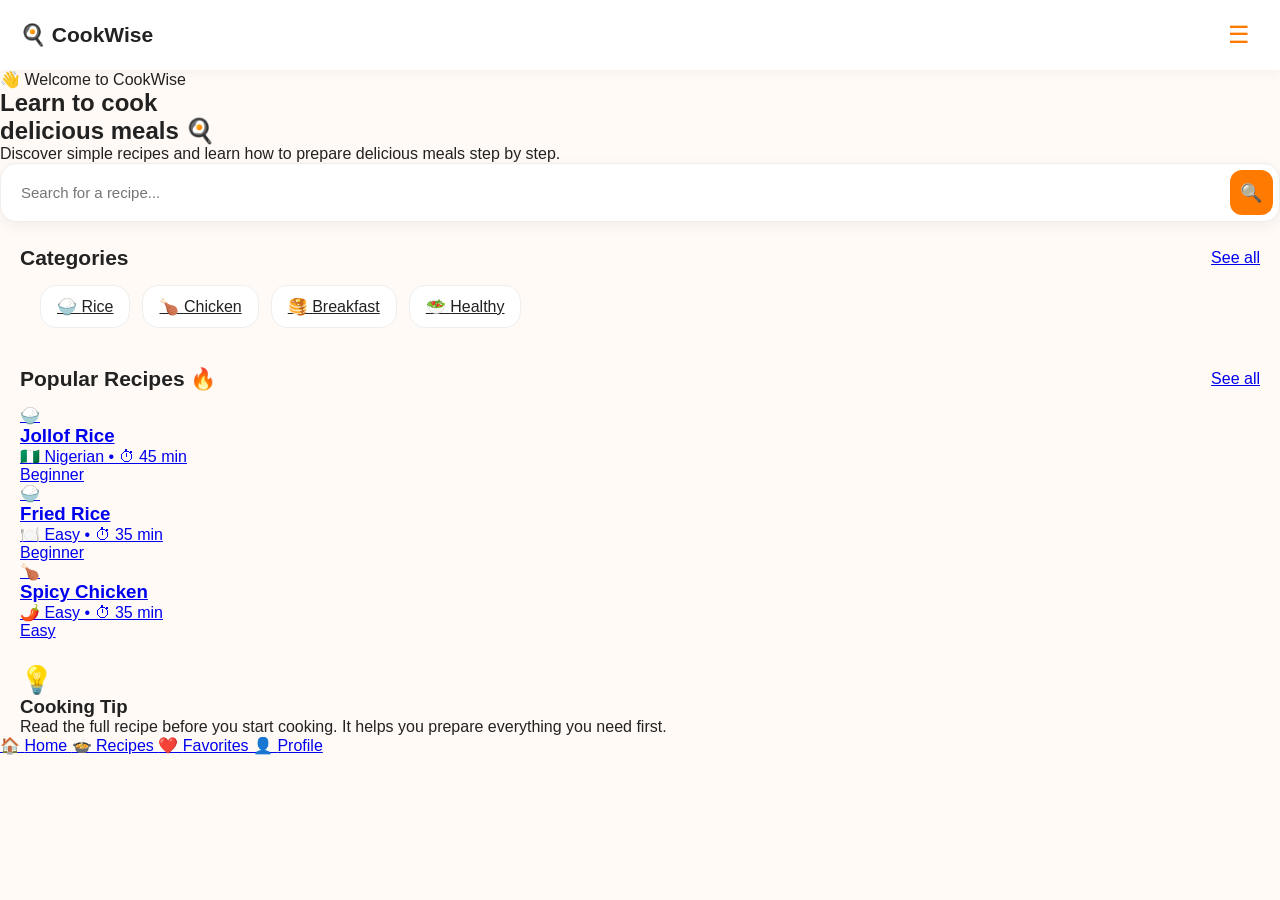
<file: index.html>
<!DOCTYPE html>
<html lang="en">

<head>
    <meta charset="UTF-8">

    <meta name="viewport"
          content="width=device-width, initial-scale=1.0">

    <title>CookWise - Learn to Cook</title>

    <link rel="stylesheet" href="style.css">
</head>


<body>

    <!-- HEADER -->

    <header>

        <div class="logo">
            🍳 CookWise
        </div>

        <button
            class="menu-btn"
            onclick="showMessage()">

            ☰

        </button>

    </header>


    <!-- WELCOME -->

    <section class="welcome">

        <p class="welcome-small">
            👋 Welcome to CookWise
        </p>

        <h1>
            Learn to cook
            <br>
            delicious meals 🍳
        </h1>

        <p>
            Discover simple recipes and learn how to
            prepare delicious meals step by step.
        </p>


        <!-- SEARCH -->

        <div class="search-box">

            <input
                type="text"
                id="searchInput"
                placeholder="Search for a recipe...">

            <button
                onclick="searchRecipe()">

                🔍

            </button>

        </div>

    </section>


    <!-- CATEGORIES -->

    <section class="section">

        <div class="section-title">

            <h2>
                Categories
            </h2>

            <a href="recipes.html">
                See all
            </a>

        </div>


        <div class="categories">

            <a
                href="recipes.html"
                class="category">

                🍚

                <span>
                    Rice
                </span>

            </a>


            <a
                href="recipes.html"
                class="category">

                🍗

                <span>
                    Chicken
                </span>

            </a>


            <a
                href="recipes.html"
                class="category">

                🥞

                <span>
                    Breakfast
                </span>

            </a>


            <a
                href="recipes.html"
                class="category">

                🥗

                <span>
                    Healthy
                </span>

            </a>

        </div>

    </section>


    <!-- POPULAR RECIPES -->

    <section class="section">

        <div class="section-title">

            <h2>
                Popular Recipes 🔥
            </h2>

            <a href="recipes.html">
                See all
            </a>

        </div>


        <div class="home-recipes">


            <!-- JOLLOF -->

            <a
                href="recipe.html?id=jollof-rice"
                class="home-recipe-card">

                <div class="home-food">
                    🍚
                </div>

                <div class="home-recipe-info">

                    <h3>
                        Jollof Rice
                    </h3>

                    <p>
                        🇳🇬 Nigerian • ⏱ 45 min
                    </p>

                    <span>
                        Beginner
                    </span>

                </div>

            </a>


            <!-- FRIED RICE -->

            <a
                href="recipe.html?id=fried-rice"
                class="home-recipe-card">

                <div class="home-food">
                    🍚
                </div>

                <div class="home-recipe-info">

                    <h3>
                        Fried Rice
                    </h3>

                    <p>
                        🍽️ Easy • ⏱ 35 min
                    </p>

                    <span>
                        Beginner
                    </span>

                </div>

            </a>


            <!-- CHICKEN -->

            <a
                href="recipe.html?id=spicy-chicken"
                class="home-recipe-card">

                <div class="home-food">
                    🍗
                </div>

                <div class="home-recipe-info">

                    <h3>
                        Spicy Chicken
                    </h3>

                    <p>
                        🌶️ Easy • ⏱ 35 min
                    </p>

                    <span>
                        Easy
                    </span>

                </div>

            </a>

        </div>

    </section>


    <!-- COOKING TIP -->

    <section class="section">

        <div class="home-tip">

            <div class="tip-icon">
                💡
            </div>

            <div>

                <h3>
                    Cooking Tip
                </h3>

                <p>
                    Read the full recipe before you start
                    cooking. It helps you prepare everything
                    you need first.
                </p>

            </div>

        </div>

    </section>


    <!-- BOTTOM NAVIGATION -->

    <nav class="bottom-nav">

        <a
            href="index.html"
            class="active">

            🏠

            <span>
                Home
            </span>

        </a>


        <a href="recipes.html">

            🍲

            <span>
                Recipes
            </span>

        </a>


        <a href="favorites.html">

            ❤️

            <span>
                Favorites
            </span>

        </a>


        <a href="profile.html">

            👤

            <span>
                Profile
            </span>

        </a>

    </nav>


    <!-- JAVASCRIPT -->

    <script src="script.js"></script>

</body>

</html>
</file>
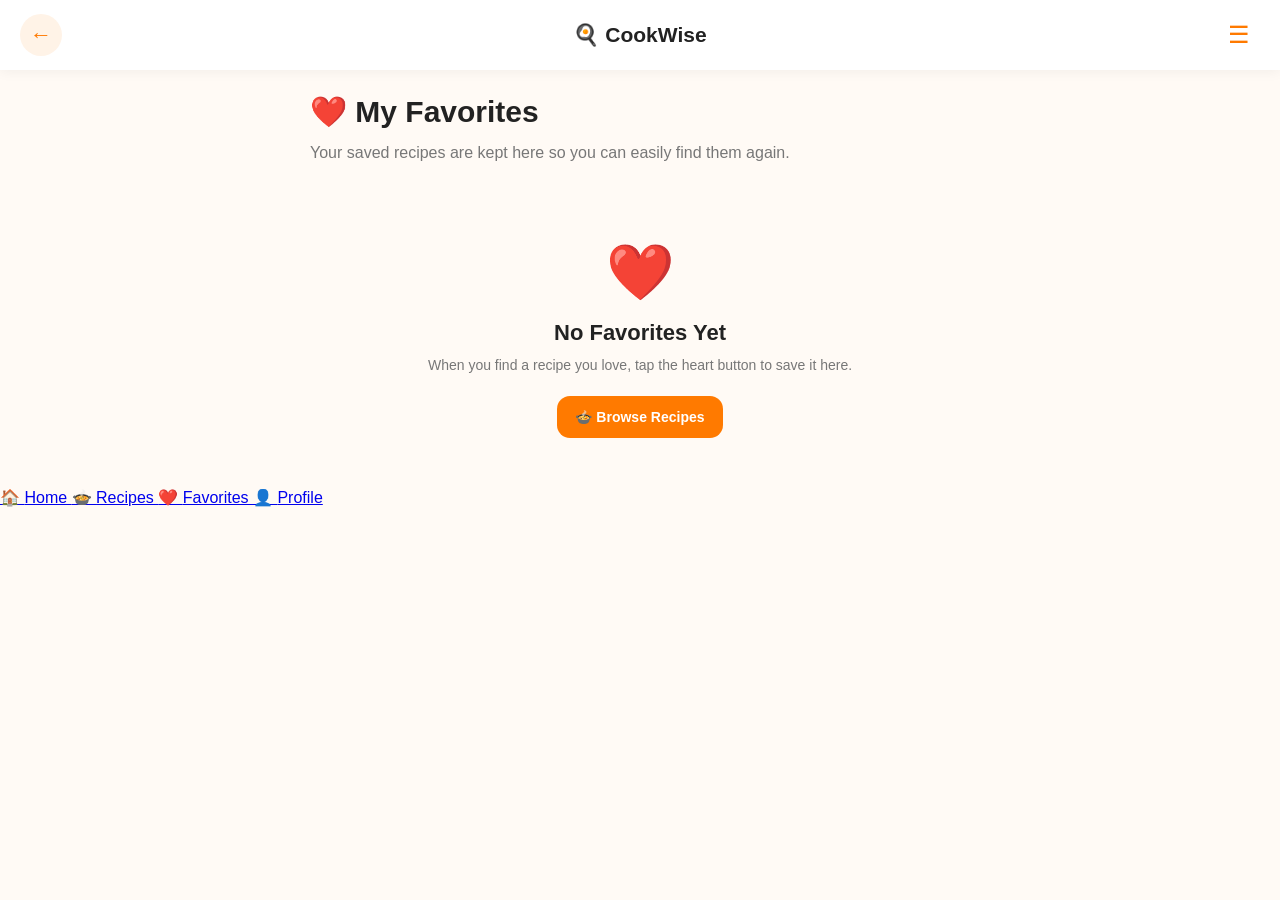
<file: favorites.html>
<!DOCTYPE html>
<html lang="en">

<head>
    <meta charset="UTF-8">
    <meta name="viewport" content="width=device-width, initial-scale=1.0">

    <title>CookWise - Favorites</title>

    <link rel="stylesheet" href="style.css">
</head>

<body>

    <!-- HEADER -->

    <header>

        <a href="index.html" class="back-btn">
            ←
        </a>

        <div class="logo">
            🍳 CookWise
        </div>

        <button
            class="menu-btn"
            onclick="showMessage()">
            ☰
        </button>

    </header>


    <main>

        <!-- PAGE INTRO -->

        <section class="section">

            <h1>
                ❤️ My Favorites
            </h1>

            <p class="page-description">
                Your saved recipes are kept here so you
                can easily find them again.
            </p>

        </section>


        <!-- FAVORITES -->

        <section class="section">

            <div
                id="favoritesList"
                class="recipes">

            </div>


            <!-- EMPTY STATE -->

            <div
                id="emptyFavorites"
                class="empty-favorites">

                <div class="empty-icon">
                    ❤️
                </div>

                <h2>
                    No Favorites Yet
                </h2>

                <p>
                    When you find a recipe you love,
                    tap the heart button to save it here.
                </p>

                <a
                    href="recipes.html"
                    class="browse-btn">

                    🍲 Browse Recipes

                </a>

            </div>

        </section>

    </main>


    <!-- BOTTOM NAVIGATION -->

    <nav class="bottom-nav">

        <a href="index.html">

            🏠

            <span>
                Home
            </span>

        </a>


        <a href="recipes.html">

            🍲

            <span>
                Recipes
            </span>

        </a>


        <a
            href="favorites.html"
            class="active">

            ❤️

            <span>
                Favorites
            </span>

        </a>


        <a href="profile.html">

            👤

            <span>
                Profile
            </span>

        </a>

    </nav>


    <script src="script.js"></script>

</body>

</html>
</file>
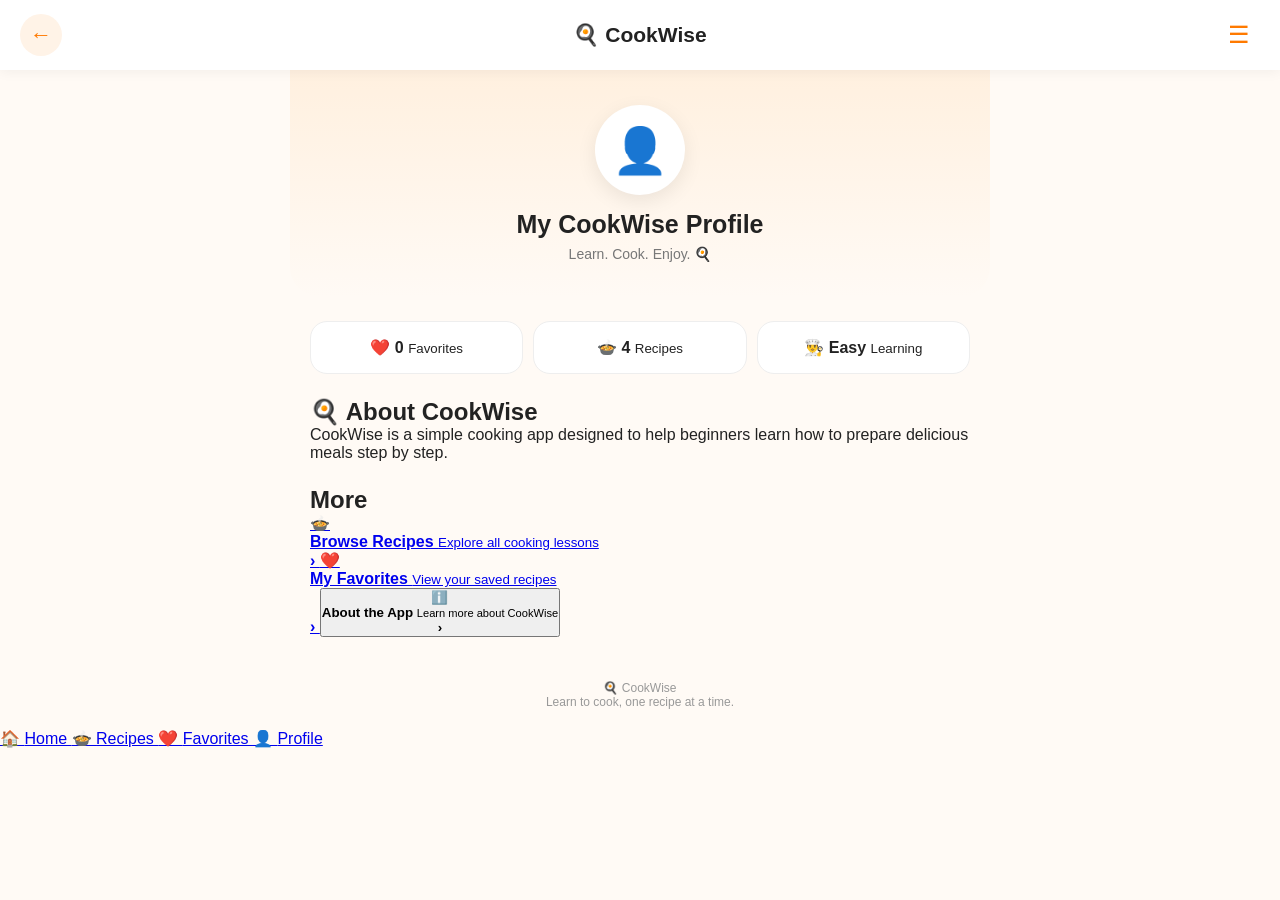
<file: profiles.html>
<!DOCTYPE html>
<html lang="en">

<head>
    <meta charset="UTF-8">

    <meta name="viewport"
          content="width=device-width, initial-scale=1.0">

    <title>CookWise - Profile</title>

    <link rel="stylesheet" href="style.css">
</head>


<body>

    <!-- HEADER -->

    <header>

        <a href="index.html" class="back-btn">
            ←
        </a>

        <div class="logo">
            🍳 CookWise
        </div>

        <button
            class="menu-btn"
            onclick="showMessage()">

            ☰

        </button>

    </header>


    <main>

        <!-- PROFILE HEADER -->

        <section class="profile-section">

            <div class="profile-icon">
                👤
            </div>

            <h1>
                My CookWise Profile
            </h1>

            <p>
                Learn. Cook. Enjoy. 🍳
            </p>

        </section>


        <!-- STATS -->

        <section class="section">

            <div class="profile-stats">

                <div class="stat-card">

                    <span>
                        ❤️
                    </span>

                    <strong id="favoriteCount">
                        0
                    </strong>

                    <small>
                        Favorites
                    </small>

                </div>


                <div class="stat-card">

                    <span>
                        🍲
                    </span>

                    <strong>
                        4
                    </strong>

                    <small>
                        Recipes
                    </small>

                </div>


                <div class="stat-card">

                    <span>
                        👨‍🍳
                    </span>

                    <strong>
                        Easy
                    </strong>

                    <small>
                        Learning
                    </small>

                </div>

            </div>

        </section>


        <!-- ABOUT -->

        <section class="section">

            <div class="profile-card">

                <h2>
                    🍳 About CookWise
                </h2>

                <p>
                    CookWise is a simple cooking app
                    designed to help beginners learn
                    how to prepare delicious meals
                    step by step.
                </p>

            </div>

        </section>


        <!-- OPTIONS -->

        <section class="section">

            <h2 class="profile-title">
                More
            </h2>


            <div class="profile-options">

                <a href="recipes.html">

                    <span>
                        🍲
                    </span>

                    <div>

                        <strong>
                            Browse Recipes
                        </strong>

                        <small>
                            Explore all cooking lessons
                        </small>

                    </div>

                    <b>
                        ›
                    </b>

                </a>


                <a href="favorites.html">

                    <span>
                        ❤️
                    </span>

                    <div>

                        <strong>
                            My Favorites
                        </strong>

                        <small>
                            View your saved recipes
                        </small>

                    </div>

                    <b>
                        ›
                    </b>

                </a>


                <button
                    type="button"
                    onclick="showAbout()">

                    <span>
                        ℹ️
                    </span>

                    <div>

                        <strong>
                            About the App
                        </strong>

                        <small>
                            Learn more about CookWise
                        </small>

                    </div>

                    <b>
                        ›
                    </b>

                </button>

            </div>

        </section>


        <!-- FOOTER -->

        <section class="section">

            <p
                style="
                    text-align:center;
                    color:#999;
                    font-size:12px;
                    padding:20px 0;
                ">

                🍳 CookWise

                <br>

                Learn to cook, one recipe at a time.

            </p>

        </section>

    </main>


    <!-- BOTTOM NAVIGATION -->

    <nav class="bottom-nav">

        <a href="index.html">

            🏠

            <span>
                Home
            </span>

        </a>


        <a href="recipes.html">

            🍲

            <span>
                Recipes
            </span>

        </a>


        <a href="favorites.html">

            ❤️

            <span>
                Favorites
            </span>

        </a>


        <a
            href="profile.html"
            class="active">

            👤

            <span>
                Profile
            </span>

        </a>

    </nav>


    <!-- JAVASCRIPT -->

    <script src="script.js"></script>

</body>

</html>
</file>
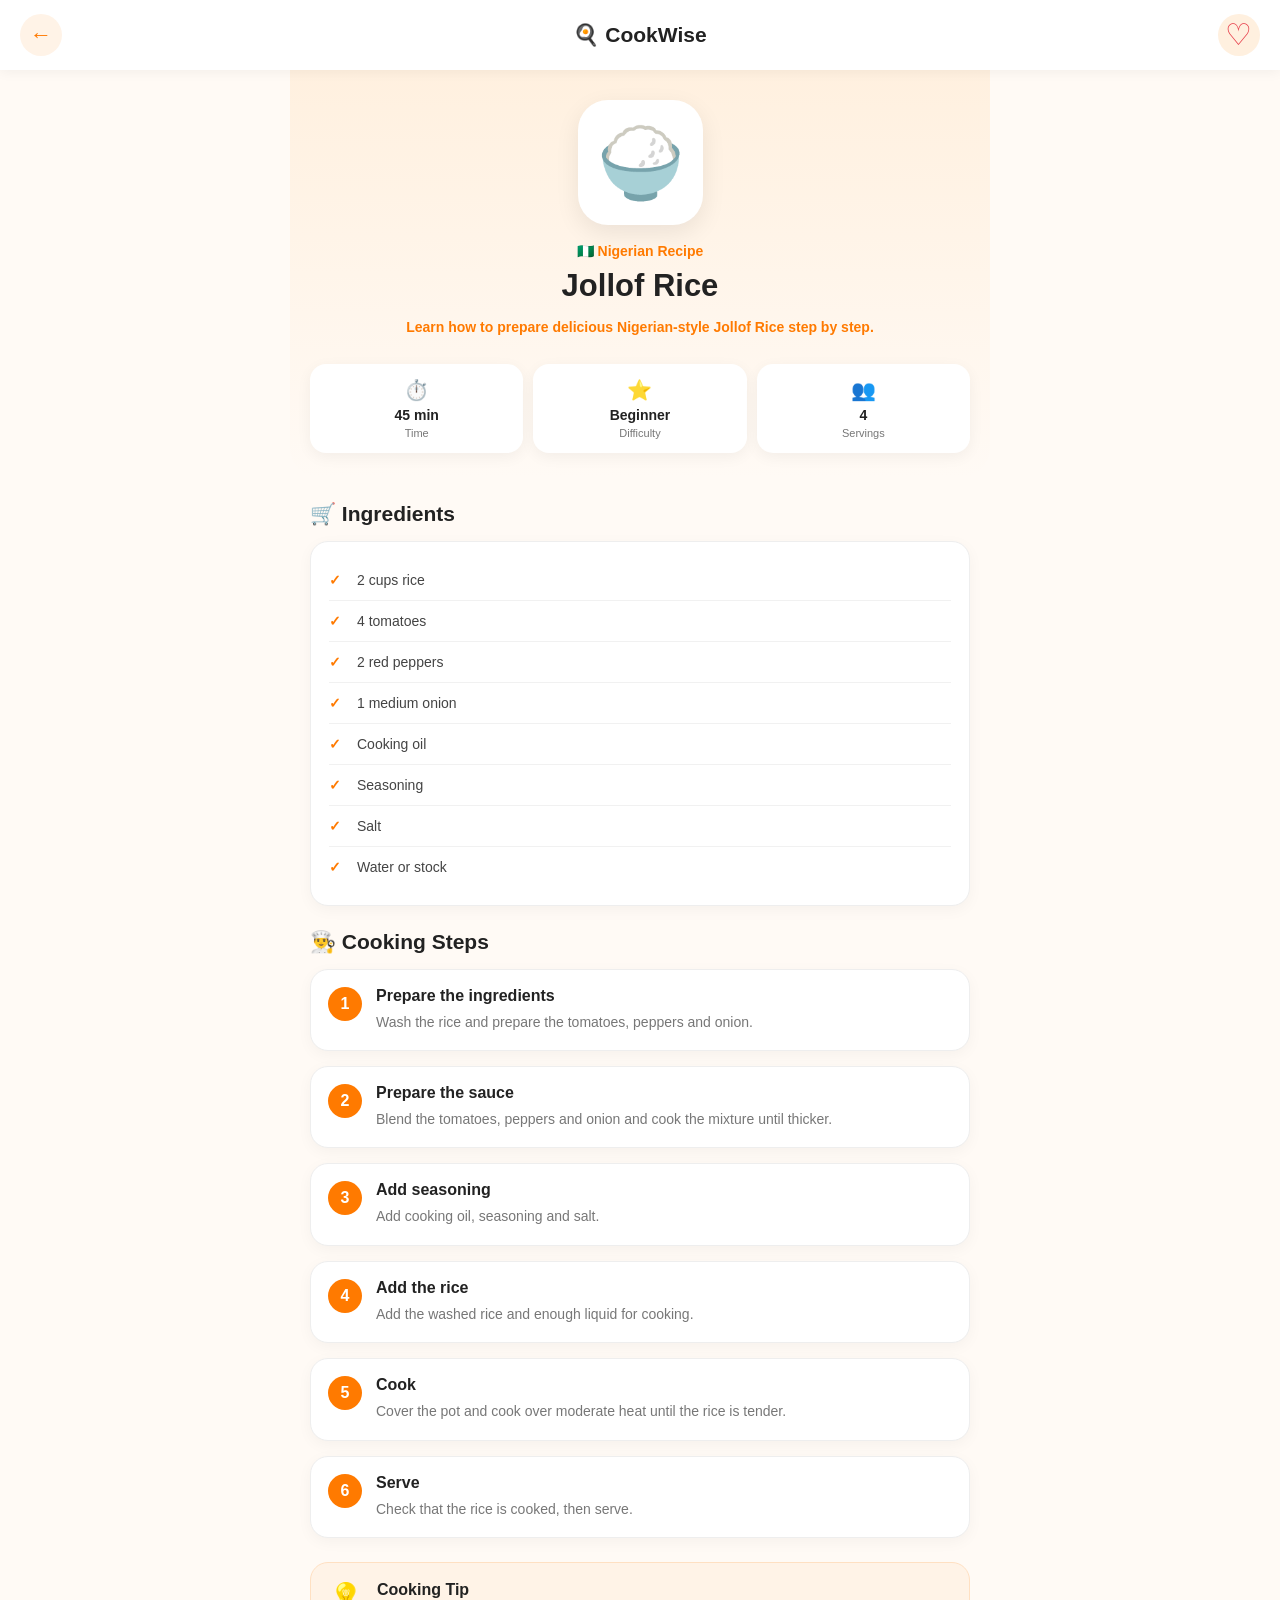
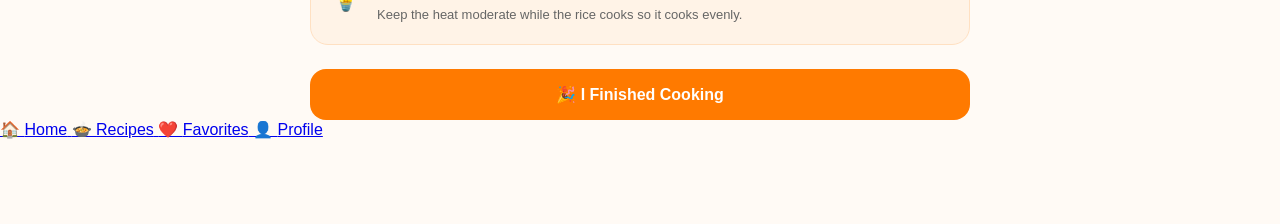
<file: recipe.html>
<!DOCTYPE html>
<html lang="en">

<head>
    <meta charset="UTF-8">

    <meta name="viewport"
          content="width=device-width, initial-scale=1.0">

    <title>CookWise - Recipe</title>

    <link rel="stylesheet" href="./style.css">
</head>

<body>

<header>

    <a href="recipes.html" class="back-btn">
        ←
    </a>

    <div class="logo">
        🍳 CookWise
    </div>

    <!-- FAVORITE BUTTON -->
    <button
        type="button"
        id="favoriteButton"
        class="favorite-button"
        aria-label="Add recipe to favorites">
        ♡
    </button>

</header>


<main>

    <!-- RECIPE HERO -->

    <section class="recipe-hero">

        <div
            id="recipeEmoji"
            class="recipe-big-image">
            🍳
        </div>

        <p id="recipeCountry">
            Recipe
        </p>

        <h1 id="recipeTitle">
            Loading Recipe...
        </h1>

        <p
            id="recipeDescription"
            class="recipe-description">
            Loading recipe information...
        </p>


        <!-- RECIPE INFORMATION -->

        <div class="recipe-meta">

            <div>
                <span>⏱️</span>

                <strong id="recipeTime">
                    --
                </strong>

                <small>
                    Time
                </small>
            </div>


            <div>
                <span>⭐</span>

                <strong id="recipeDifficulty">
                    --
                </strong>

                <small>
                    Difficulty
                </small>
            </div>


            <div>
                <span>👥</span>

                <strong id="recipeServings">
                    --
                </strong>

                <small>
                    Servings
                </small>
            </div>

        </div>

    </section>


    <!-- INGREDIENTS -->

    <section class="section">

        <div class="section-title">

            <h2>
                🛒 Ingredients
            </h2>

        </div>

        <div class="ingredients-card">

            <ul id="ingredientsList">

                <li>
                    Loading ingredients...
                </li>

            </ul>

        </div>

    </section>


    <!-- COOKING STEPS -->

    <section class="section">

        <div class="section-title">

            <h2>
                👨‍🍳 Cooking Steps
            </h2>

        </div>

        <div
            id="stepsList"
            class="steps-list">
        </div>

    </section>


    <!-- COOKING TIP -->

    <section class="section">

        <div class="tip-card">

            <div class="tip-icon">
                💡
            </div>

            <div>

                <h3>
                    Cooking Tip
                </h3>

                <p id="recipeTip">
                    Loading tip...
                </p>

            </div>

        </div>

    </section>


    <!-- FINISH -->

    <section class="section">

        <button
            type="button"
            class="finish-button"
            onclick="alert('🎉 Great job! Keep practicing your cooking skills!')">

            🎉 I Finished Cooking

        </button>

    </section>

</main>


<!-- BOTTOM NAVIGATION -->

<nav class="bottom-nav">

    <a href="index.html">
        🏠
        <span>Home</span>
    </a>

    <a
        href="recipes.html"
        class="active">
        🍲
        <span>Recipes</span>
    </a>

    <a href="favorites.html">
        ❤️
        <span>Favorites</span>
    </a>

    <a href="profile.html">
        👤
        <span>Profile</span>
    </a>

</nav>


<!-- JAVASCRIPT -->

<script src="./script.js"></script>

<script>

document.addEventListener("DOMContentLoaded", function () {

    const favoriteButton =
        document.getElementById("favoriteButton");

    if (favoriteButton) {

        favoriteButton.addEventListener(
            "click",
            function () {

                toggleFavorite();

            }
        );

    }

});

</script>

</body>

</html>
</file>
<file: style.css>
/* ==========================================
   🍳 COOKWISE - COMPLETE APP STYLE
   ========================================== */

* {
    margin: 0;
    padding: 0;
    box-sizing: border-box;
}

:root {
    --primary: #ff7a00;
    --primary-dark: #e96500;
    --background: #fffaf5;
    --card: #ffffff;
    --text: #222222;
    --muted: #777777;
    --soft: #fff0df;
    --border: #eeeeee;
}

html {
    scroll-behavior: smooth;
}

body {
    font-family: Arial, sans-serif;
    background: var(--background);
    color: var(--text);
    padding-bottom: 85px;
    min-height: 100vh;
}


/* ==========================================
   HEADER
   ========================================== */

header {
    height: 70px;
    padding: 0 20px;
    background: white;

    display: flex;
    align-items: center;
    justify-content: space-between;

    position: sticky;
    top: 0;
    z-index: 100;

    box-shadow: 0 2px 12px rgba(0, 0, 0, 0.05);
}

.logo {
    font-size: 21px;
    font-weight: 700;
    color: var(--text);
}

.back-btn,
.menu-btn,
.favorite-button {
    width: 42px;
    height: 42px;

    display: flex;
    align-items: center;
    justify-content: center;

    border: none;
    border-radius: 50%;

    background: #fff3e7;

    color: var(--primary);

    text-decoration: none;
    font-size: 22px;

    cursor: pointer;
}

.menu-btn {
    background: transparent;
    font-size: 24px;
}


/* ==========================================
   ❤️ FAVORITE BUTTON
   ========================================== */

.favorite-button {
    background: #fff0df;
    color: #e63946;
    font-size: 30px;
    padding: 0;
    line-height: 1;
}

.favorite-button:hover {
    background: #ffe0df;
}

.favorite-button:active {
    transform: scale(0.9);
}


/* ==========================================
   MAIN
   ========================================== */

main {
    width: 100%;
    max-width: 700px;
    margin: 0 auto;
}


/* ==========================================
   GENERAL SECTIONS
   ========================================== */

.section {
    padding: 24px 20px 0;
}

.section h1 {
    font-size: 30px;
    line-height: 1.2;
    margin-bottom: 10px;
}

.section-title {
    display: flex;
    align-items: center;
    justify-content: space-between;
    gap: 10px;
    margin-bottom: 15px;
}

.section-title h2 {
    font-size: 21px;
}

.page-description {
    color: var(--muted);
    line-height: 1.6;
}


/* ==========================================
   RECIPES PAGE HEADER
   ========================================== */

.recipes-header {
    padding: 30px 20px 20px;
}

.recipes-header h1 {
    font-size: 30px;
    margin-bottom: 8px;
}

.recipes-header p {
    color: var(--muted);
    line-height: 1.6;
}


/* ==========================================
   SEARCH
   ========================================== */

.search-box,
.search-section {
    padding: 0 20px 15px;
}

.search-box {
    width: 100%;
    display: flex;
    align-items: center;
    background: white;
    border: 1px solid var(--border);
    border-radius: 16px;
    padding: 6px;
    box-shadow: 0 4px 15px rgba(0, 0, 0, 0.05);
}

.search-box input,
.search-section input {
    width: 100%;
    min-width: 0;
    border: 1px solid var(--border);
    outline: none;
    background: white;
    padding: 14px;
    border-radius: 14px;
    font-size: 15px;
    color: var(--text);
}

.search-box input {
    border: none;
    background: transparent;
}

.search-box button {
    width: 45px;
    height: 45px;
    border: none;
    border-radius: 12px;
    background: var(--primary);
    color: white;
    font-size: 18px;
    cursor: pointer;
}


/* ==========================================
   CATEGORIES
   ========================================== */

.categories {
    display: flex;
    gap: 12px;
    overflow-x: auto;
    padding: 0 20px 15px;
    scrollbar-width: none;
}

.categories::-webkit-scrollbar {
    display: none;
}

.categories button,
.category {
    flex: 0 0 auto;
    padding: 11px 16px;
    border: 1px solid var(--border);
    border-radius: 16px;
    background: white;
    color: var(--text);
    cursor: pointer;
}

.categories button:hover,
.category:hover {
    border-color: var(--primary);
}

.categories button:active,
.category:active {
    transform: scale(0.96);
}


/* ==========================================
   RECIPE CARDS
   ========================================== */

.recipes,
.recipes-grid {
    display: flex;
    flex-direction: column;
    gap: 15px;
    padding: 0 20px;
}

.recipe-card {
    display: flex;
    width: 100%;
    background: var(--card);
    border-radius: 18px;
    overflow: hidden;
    border: 1px solid #f0f0f0;
    box-shadow: 0 5px 18px rgba(0, 0, 0, 0.06);
    transition: transform 0.2s ease;
}

.recipe-card:active {
    transform: scale(0.985);
}

.food-image {
    width: 115px;
    min-height: 135px;
    flex-shrink: 0;
    display: flex;
    align-items: center;
    justify-content: center;
    background: #ffe2c2;
    font-size: 52px;
}

.recipe-info {
    flex: 1;
    padding: 16px;
}

.recipe-info h3 {
    font-size: 18px;
    margin-bottom: 8px;
}

.recipe-info p {
    color: var(--muted);
    font-size: 13px;
    line-height: 1.5;
    margin-bottom: 12px;
}

.recipe-info a {
    color: var(--primary);
    text-decoration: none;
    font-size: 14px;
    font-weight: bold;
}


/* ==========================================
   RECIPE HERO
   ========================================== */

.recipe-hero {
    padding: 30px 20px 25px;

    background: linear-gradient(
        180deg,
        #fff0df,
        #fffaf5
    );

    text-align: center;
    border-radius: 0 0 30px 30px;
}

.recipe-big-image {
    width: 125px;
    height: 125px;

    margin: 0 auto 18px;

    display: flex;
    align-items: center;
    justify-content: center;

    background: white;
    border-radius: 30px;

    font-size: 70px;

    box-shadow: 0 8px 25px rgba(0, 0, 0, 0.08);
}

.recipe-hero > p {
    color: var(--primary);
    font-size: 14px;
    font-weight: bold;
    margin-bottom: 8px;
}

.recipe-hero h1 {
    font-size: 31px;
    line-height: 1.2;
    margin-bottom: 12px;
}

.recipe-description {
    max-width: 580px;
    margin: 0 auto;
    color: var(--muted);
    font-size: 14px;
    line-height: 1.6;
}


/* ==========================================
   RECIPE META
   ========================================== */

.recipe-meta {
    display: grid;
    grid-template-columns: repeat(3, 1fr);
    gap: 10px;
    margin-top: 25px;
}

.recipe-meta > div {
    padding: 14px 8px;
    background: white;
    border-radius: 16px;
    box-shadow: 0 4px 15px rgba(0, 0, 0, 0.05);
}

.recipe-meta span {
    display: block;
    font-size: 20px;
    margin-bottom: 5px;
}

.recipe-meta strong {
    display: block;
    font-size: 14px;
}

.recipe-meta small {
    display: block;
    margin-top: 4px;
    color: var(--muted);
    font-size: 11px;
}


/* ==========================================
   INGREDIENTS
   ========================================== */

.ingredients-card {
    background: white;
    border-radius: 18px;
    padding: 18px;
    border: 1px solid var(--border);
    box-shadow: 0 4px 15px rgba(0, 0, 0, 0.04);
}

.ingredients-card ul {
    list-style: none;
}

.ingredients-card li {
    position: relative;
    padding: 12px 8px 12px 28px;
    border-bottom: 1px solid #f1f1f1;
    color: #444;
    font-size: 14px;
}

.ingredients-card li:last-child {
    border-bottom: none;
}

.ingredients-card li::before {
    content: "✓";
    position: absolute;
    left: 0;
    color: var(--primary);
    font-weight: bold;
}


/* ==========================================
   COOKING STEPS
   ========================================== */

.steps-list {
    display: flex;
    flex-direction: column;
    gap: 15px;
}

.step {
    display: flex;
    gap: 14px;
    background: white;
    padding: 17px;
    border-radius: 18px;
    border: 1px solid var(--border);
    box-shadow: 0 4px 15px rgba(0, 0, 0, 0.04);
}

.step > span {
    width: 34px;
    height: 34px;
    flex-shrink: 0;

    display: flex;
    align-items: center;
    justify-content: center;

    background: var(--primary);
    color: white;

    border-radius: 50%;
    font-weight: bold;
}

.step h3 {
    font-size: 16px;
    margin-bottom: 6px;
}

.step p {
    color: var(--muted);
    font-size: 14px;
    line-height: 1.6;
}


/* ==========================================
   COOKING TIP
   ========================================== */

.tip-card {
    display: flex;
    gap: 14px;
    padding: 18px;
    background: #fff3e7;
    border-radius: 18px;
    border: 1px solid #ffe0c2;
}

.tip-icon {
    font-size: 27px;
}

.tip-card h3 {
    margin-bottom: 6px;
    font-size: 16px;
}

.tip-card p {
    color: #666;
    font-size: 13px;
    line-height: 1.6;
}


/* ==========================================
   FINISH BUTTON
   ========================================== */

.finish-button {
    width: 100%;
    border: none;
    padding: 16px;
    border-radius: 16px;
    background: var(--primary);
    color: white;
    font-size: 16px;
    font-weight: bold;
    cursor: pointer;
}

.finish-button:active {
    transform: scale(0.98);
}


/* ==========================================
   EMPTY FAVORITES
   ========================================== */

.empty-favorites {
    padding: 50px 20px;
    text-align: center;
}

.empty-icon {
    font-size: 55px;
    margin-bottom: 15px;
}

.empty-favorites h2 {
    font-size: 22px;
    margin-bottom: 8px;
}

.empty-favorites p {
    color: var(--muted);
    font-size: 14px;
    line-height: 1.6;
    margin-bottom: 20px;
}

.browse-btn {
    display: inline-block;
    padding: 13px 18px;
    border-radius: 13px;
    background: var(--primary);
    color: white;
    text-decoration: none;
    font-size: 14px;
    font-weight: bold;
}


/* ==========================================
   PROFILE
   ========================================== */

.profile-section {
    padding: 35px 20px;
    text-align: center;

    background: linear-gradient(
        180deg,
        #fff0df,
        #fffaf5
    );

    border-radius: 0 0 30px 30px;
}

.profile-icon {
    width: 90px;
    height: 90px;
    margin: 0 auto 15px;

    display: flex;
    align-items: center;
    justify-content: center;

    background: white;
    border-radius: 50%;
    font-size: 45px;

    box-shadow: 0 6px 20px rgba(0, 0, 0, 0.08);
}

.profile-section h1 {
    font-size: 25px;
    margin-bottom: 7px;
}

.profile-section p {
    color: var(--muted);
    font-size: 14px;
}


/* ==========================================
   PROFILE STATS
   ========================================== */

.profile-stats {
    display: grid;
    grid-template-columns: repeat(3, 1fr);
    gap: 10px;
}
.stat-card {
    padding: 16px 8px;
    background: white;
    text-align: center;
    border-radius: 17px;
    border: 1px solid var(--border);
</file>
